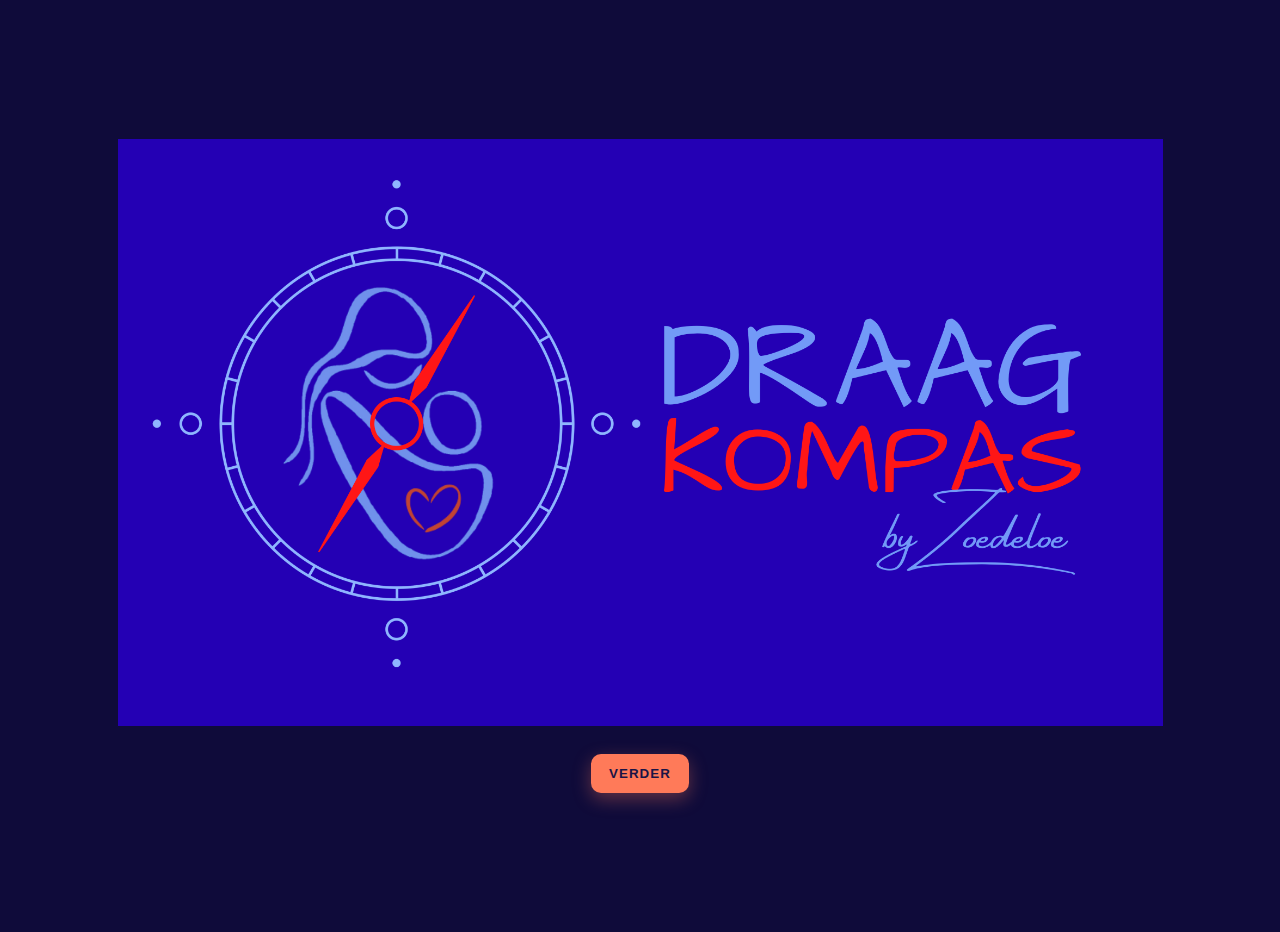
<file: index.html>
<!DOCTYPE html>
<html lang="nl">
<head>
  <meta charset="utf-8" />
  <meta name="viewport" content="width=device-width, initial-scale=1" />
  <title>Draagkompas</title>

  <!-- Ingebouwde CSS -->
  <style>
    /* ====== Basis ====== */
    * { box-sizing: border-box; }
    html, body { height: 100%; }
    body {
      margin: 0;
      font-family: system-ui, -apple-system, Segoe UI, Roboto, Ubuntu, Cantarell, Noto Sans, Arial, sans-serif;
      color: #ffffff;
      background: #0f0b3a; /* paarsblauwe achtergrond */
    }
    :root{
      --bg:#0f0b3a; --card:#15104a; --ink:#fff; --muted:#cfd3ff; --accent:#ff7a59; --accent-ink:#1a1446; --line:rgba(255,255,255,0.15); --panel:#1b165c;
    }

    /* Header (verborgen t/m scherm 2) */
    .app-header {
      position: sticky; top: 0; left: 0; right: 0; height: 56px;
      display: flex; align-items: center; padding: 0 16px;
      background: var(--panel); border-bottom: 1px solid var(--line); z-index: 10;
    }
    .brand{ display:flex; align-items:center; gap:8px; color:var(--ink); font-weight:700; letter-spacing:0.08em; }
    .logo-img{ height:28px; width:auto; display:block; object-fit:contain; }
    .hidden { display: none !important; }

    /* Screens */
    .app { min-height: 100svh; display: grid; place-items: stretch; }
    .screen { min-height: 100svh; padding: 16px; color: var(--ink); display: none; }
    .screen.active { display: block; }

    /* Scherm 1 */
    .screen1-wrapper { min-height:100svh; display:grid; place-items:center; padding:16px; }
    .intro-inner { display:grid; gap:20px; justify-items:center; max-width:min(100%, 1100px); }
    .intro-logo { width: min(95%, 1100px); height:auto; display:block; }
    .intro-nav { justify-content:flex-end; }
    #btn-back-1 { display:none !important; } /* TERUG onzichtbaar op scherm 1 */

    /* Scherm 2 */
    .screen2-wrapper { max-width:min(100%,1100px); margin:0 auto; display:grid; gap:16px; }
    .disclaimer-figure{ margin:0; }
    .screen2-image { width:100%; height:auto; border-radius:12px; box-shadow:0 8px 28px rgba(0,0,0,0.35); display:block; }

    /* Scherm 3: keuzetegels */
    .screen3-wrapper { max-width:960px; margin:0 auto; padding:16px; display:grid; gap:24px; }
    .choice-grid {
      display:grid; gap:16px;
      grid-template-columns: repeat(2, minmax(0,1fr));
    }
    .choice-card {
      background: var(--card); border:1px solid var(--line); border-radius:16px;
      padding:24px; color:var(--ink); cursor:pointer; display:grid; gap:10px;
      min-height: 220px; /* grotere tegels */
      transition: transform 120ms ease, box-shadow 120ms ease, border-color 120ms ease;
    }
    .choice-card:hover { transform: translateY(-2px); box-shadow:0 10px 24px rgba(0,0,0,0.35); border-color:rgba(255,255,255,0.3); }
    .choice-card:focus-visible { outline:3px solid var(--accent); outline-offset:2px; }
    .choice-icon{ font-size:28px; opacity:0.9; }
    .choice-title{ font-size:20px; font-weight:800; letter-spacing:0.08em; }
    .choice-sub{ color:var(--muted); font-size:14px; }

    /* Filters (scherm 4) */
    .filters-wrapper { max-width:1100px; margin:0 auto; display:grid; gap:16px; padding:16px; }
    .filters-head { display:flex; align-items:center; justify-content:space-between; gap:8px; }
    .layer-hint { color:var(--muted); font-size:14px; }
    .filters-section { display:grid; gap:16px; }
    .group {
      background:var(--card); border:1px solid var(--line); border-radius:14px; padding:14px;
    }
    .group-header { display:flex; align-items:center; justify-content:space-between; gap:8px; margin-bottom:10px; }
    .group-title { font-weight:800; letter-spacing:0.08em; }
    .badges { display:inline-flex; gap:6px; align-items:center; }
    .badge { font-size:11px; padding:2px 6px; border-radius:999px; border:1px solid var(--line); color:var(--muted); }

    .field { display:grid; gap:6px; margin:10px 0; }
    .field-label { font-size:13px; letter-spacing:0.06em; }
    .field-controls { display:flex; flex-wrap:wrap; gap:8px; }

    .chips { display:flex; flex-wrap:wrap; gap:8px; }
    .chip {
      padding:8px 12px; border-radius:999px; background:#201a6b; border:1px solid var(--line); color:var(--ink); cursor:pointer;
    }
    .chip[aria-pressed="true"] { background:var(--accent); color:var(--accent-ink); border-color:transparent; }

    .toggle { display:inline-flex; align-items:center; gap:8px; }
    .toggle input { accent-color: var(--accent); }
    select, input[type="number"], input[type="text"] {
      background:#201a6b; color:var(--ink); border:1px solid var(--line); border-radius:8px; padding:8px 10px; min-width:180px;
    }

    /* Disabled / lock */
    .is-disabled { opacity: 0.55; }
    .is-disabled .chip, .is-disabled select, .is-disabled input { pointer-events:none; cursor:not-allowed; }
    .lock { display:inline-flex; align-items:center; gap:4px; color:var(--muted); font-size:12px; }
    .lock .icon { font-size:14px; }

    /* Meer filters */
    .filters-more { display:grid; gap:8px; }
    .more-panel { background:var(--panel); border:1px dashed var(--line); border-radius:12px; padding:12px; }

    /* Resultaten placeholder */
    .results-wrapper { max-width:900px; margin:0 auto; padding:16px; display:grid; gap:16px; }
    .results-summary { background:#201a6b; border:1px solid var(--line); color:var(--ink); padding:12px; border-radius:10px; white-space:pre-wrap; }

    /* Knoppen & rijen */
    .nav-row { display:flex; align-items:center; justify-content:space-between; gap:12px; margin-top:8px; }
    .btn {
      appearance:none; border:none; border-radius:10px; padding:12px 18px; font-weight:700; letter-spacing:0.08em;
      cursor:pointer; transition:transform 120ms ease, box-shadow 120ms ease;
    }
    .btn:focus-visible { outline:3px solid var(--accent); outline-offset:2px; }
    .btn-primary { background:var(--accent); color:var(--accent-ink); box-shadow:0 6px 18px rgba(255,122,89,0.35); }
    .btn-primary:hover { transform: translateY(-1px); box-shadow:0 10px 24px rgba(255,122,89,0.45); }
    .btn-secondary { background:#2a246f; color:var(--ink); border:1px solid var(--line); }
    .btn-secondary:hover { transform: translateY(-1px); }
    .btn-tertiary { background:transparent; color:var(--ink); border:1px dashed var(--line); }
    .btn-tertiary:hover { transform: translateY(-1px); }
    .btn[disabled], .btn[aria-disabled="true"] { opacity:0.5; cursor:not-allowed; box-shadow:none; transform:none; }

    /* A11y */
    .sr-only { position:absolute !important; width:1px; height:1px; padding:0; margin:-1px; overflow:hidden; clip:rect(0,0,1px,1px); white-space:nowrap; border:0; }

    /* Responsief */
    @media (max-width: 820px) {
      .choice-card { min-height: 180px; }
    }
    @media (max-width: 720px) {
      .choice-grid { grid-template-columns: 1fr; }
      .choice-card { min-height: 160px; }
    }
  </style>
</head>
<body>

  <!-- Header (icoon pas vanaf scherm 3 zichtbaar) -->
  <header id="app-header" class="app-header hidden" aria-label="App header">
    <div class="brand">
      <img src="assets/img/header-icon.png" alt="Draagkompas" class="logo-img" />
    </div>
  </header>

  <main id="app" class="app">

    <!-- SCHERM 1 -->
    <section id="screen-1" class="screen active" aria-label="Intro">
      <div class="screen1-wrapper">
        <div class="intro-inner">
          <img src="assets/img/logo.png" alt="Draagkompas logo" class="intro-logo" />
          <div class="nav-row intro-nav">
            <button id="btn-back-1" class="btn btn-secondary" disabled aria-disabled="true">TERUG</button>
            <button id="btn-next-1" class="btn btn-primary">VERDER</button>
          </div>
        </div>
      </div>
    </section>

    <!-- SCHERM 2 -->
    <section id="screen-2" class="screen" aria-label="Disclaimer">
      <div class="screen2-wrapper">
        <figure class="disclaimer-figure">
          <img src="assets/img/draagkompas-disclaimer.png" alt="Belangrijke informatie en disclaimer voor Draagkompas" class="screen2-image" />
        </figure>
        <div class="nav-row">
          <button id="btn-back-2" class="btn btn-secondary">TERUG</button>
          <button id="btn-next-2" class="btn btn-primary">VERDER</button>
        </div>
      </div>
    </section>

    <!-- SCHERM 3 -->
    <section id="screen-3" class="screen" aria-label="Maak je keuze">
      <div class="screen3-wrapper">
        <div class="choice-grid" role="group" aria-label="Kies je pad">
          <button id="card-zoek" class="choice-card" aria-label="IK ZOEK – Vind een draagmiddel op maat van jouw baby.">
            <span class="choice-icon" aria-hidden="true">🔍</span>
            <span class="choice-title">IK ZOEK</span>
            <span class="choice-sub">Vind een draagmiddel op maat van jouw baby.</span>
          </button>
          <button id="card-vergelijk" class="choice-card" aria-label="IK VERGELIJK – Filter op kenmerken en vergelijk dragers.">
            <span class="choice-icon" aria-hidden="true">⚖️</span>
            <span class="choice-title">IK VERGELIJK</span>
            <span class="choice-sub">Filter op kenmerken en vergelijk dragers.</span>
          </button>
        </div>
        <div class="nav-row">
          <button id="btn-back-3" class="btn btn-secondary">TERUG</button>
          <button id="btn-next-3" class="btn btn-primary" disabled aria-disabled="true">VERDER</button>
        </div>
      </div>
    </section>

    <!-- SCHERM 4A -->
    <section id="screen-4-zoek" class="screen" aria-label="Filters – Ik zoek">
      <div class="filters-wrapper">
        <div class="filters-head">
          <h2 class="sr-only">Filters – IK ZOEK</h2>
          <div class="layer-hint">BASIS zichtbaar; geavanceerde filters zijn grijs (🔒) en niet aanklikbaar.</div>
        </div>
        <div id="filters-zoek-basic" class="filters-section"></div>
        <div class="filters-more">
          <button class="btn btn-tertiary" id="toggle-more-zoek" aria-expanded="false" aria-controls="filters-zoek-more">MEER FILTERS</button>
          <div id="filters-zoek-more" class="more-panel" hidden></div>
        </div>
        <div class="nav-row">
          <button id="btn-back-4-zoek" class="btn btn-secondary">TERUG</button>
          <button id="btn-next-4-zoek" class="btn btn-primary">VERDER</button>
        </div>
      </div>
    </section>

    <!-- SCHERM 4B -->
    <section id="screen-4-vergelijk" class="screen" aria-label="Filters – Ik vergelijk">
      <div class="filters-wrapper">
        <div class="filters-head">
          <h2 class="sr-only">Filters – IK VERGELIJK</h2>
          <div class="layer-hint">BASIS + UITGEBREID zichtbaar; EXPERT is grijs (🔒) en niet aanklikbaar.</div>
        </div>
        <div id="filters-vergelijk-basic" class="filters-section"></div>
        <div class="filters-more">
          <button class="btn btn-tertiary" id="toggle-more-vergelijk" aria-expanded="false" aria-controls="filters-vergelijk-more">MEER FILTERS</button>
          <div id="filters-vergelijk-more" class="more-panel" hidden></div>
        </div>
        <div class="nav-row">
          <button id="btn-back-4-vergelijk" class="btn btn-secondary">TERUG</button>
          <button id="btn-next-4-vergelijk" class="btn btn-primary">VERDER</button>
        </div>
      </div>
    </section>

    <!-- SCHERM 5 -->
    <section id="screen-5-results" class="screen" aria-label="Resultaten">
      <div class="results-wrapper">
        <h2>RESULTATEN</h2>
        <p>Placeholder: samenvatting van je keuzes.</p>
        <pre id="selected-filters" class="results-summary" aria-live="polite">Nog geen filters geselecteerd.</pre>
        <div class="nav-row">
          <button id="btn-back-5" class="btn btn-secondary">TERUG</button>
          <button id="btn-next-5" class="btn btn-primary" disabled aria-disabled="true">VERDER</button>
        </div>
      </div>
    </section>

  </main>

  <!-- Ingebouwde JS -->
  <script>
    // 1) State & util
    const SCREENS = ["screen-1","screen-2","screen-3","screen-4-zoek","screen-4-vergelijk","screen-5-results"];
    let currentScreen = "screen-1";
    let lastChoice = null; // 'zoek' | 'vergelijk'

    function goTo(id){
      SCREENS.forEach(s => {
        const el = document.getElementById(s);
        if (el) el.classList.toggle('active', s === id);
      });
      currentScreen = id;
      updateHeaderVisibility();
      updateNavStates();
    }

    function updateHeaderVisibility(){
      const header = document.getElementById('app-header');
      const index = SCREENS.indexOf(currentScreen);
      // Header (icoon) pas vanaf scherm 3
      if (index >= 2) header.classList.remove('hidden'); else header.classList.add('hidden');
    }

    function updateNavStates(){
      // Scherm 1: TERUG blijft disabled/verborgen
      const back1 = document.getElementById('btn-back-1');
      if (back1) { back1.disabled = true; back1.setAttribute('aria-disabled','true'); }

      // Scherm 3: VERDER pas actief na keuze
      const next3 = document.getElementById('btn-next-3');
      if (next3) {
        const enabled = !!lastChoice;
        next3.disabled = !enabled;
        next3.setAttribute('aria-disabled', String(!enabled));
      }

      // Scherm 5: VERDER blijft disabled
      const next5 = document.getElementById('btn-next-5');
      if (next5) { next5.disabled = true; next5.setAttribute('aria-disabled','true'); }
    }

    // 2) Filtersconfig (kleine, demonstratieve set – genoeg om gedrag te tonen)
    const FILTERS = {
      groups: [
        { id: "algemeen",       label: "ALGEMENE DRAGERINFORMATIE" },
        { id: "schouderbanden", label: "SCHOUDERBANDEN" },
        { id: "extras",         label: "EXTRA’S" }
      ],
      fields: [
        // ALGEMEEN
        { id:"maat_range", label:"DRAAGRANGE / MAAT", group:"algemeen", layer:"uitgebreid", type:"select", options:["50–56","56–62","62–68","68–74","74–80","80–86"] },
        { id:"type_drager", label:"TYPE DRAGER", group:"algemeen", layer:"basis", type:"chips", options:["FULL BUCKLE","MEH DAI / MEI TAI","RINGSLING","REKBARE DOEK","GEWEVEN DOEK","HALF BUCKLE / HYBRID"] },
        { id:"draagposities", label:"DRAAGPOSITIES", group:"algemeen", layer:"basis", type:"checkbox", options:["VOOR","RUG","HEUP"] },

        // SCHOUDERBANDEN
        { id:"schouder_kruisbaar", label:"SCHOUDERBAND KRUISBAAR", group:"schouderbanden", layer:"uitgebreid", type:"toggle" },
        { id:"pfa_aanwezig", label:"PFA’S AANWEZIG", group:"schouderbanden", layer:"uitgebreid", type:"toggle" },

        // EXTRA’S
        { id:"materiaalsamenstelling", label:"MATERIAALSAMENSTELLING", group:"extras", layer:"expert", type:"text", tooltip:"Samenstelling. Soms verschilt binnen- en buitenzijde. Beschikbaar in EXPERT." }
      ]
    };

    function layerActiveForPath(layer, path){
      if (layer === 'basis') return true;
      if (layer === 'uitgebreid') return path === 'vergelijk'; // alleen actief in IK VERGELIJK
      if (layer === 'expert') return false;
      return false;
    }

    function createFieldEl(field, path){
      const active = layerActiveForPath(field.layer, path) && !(field.forceDisabled);
      const group = document.createElement('div');
      group.className = 'field' + (active ? '' : ' is-disabled');

      // Label + badges/lock
      const head = document.createElement('div');
      head.style.display = 'flex'; head.style.alignItems = 'center'; head.style.justifyContent = 'space-between'; head.style.gap = '8px';

      const label = document.createElement('div');
      label.className = 'field-label';
      label.textContent = field.label;

      const badges = document.createElement('div');
      badges.className = 'badges';
      const layerBadge = document.createElement('span');
      layerBadge.className = 'badge';
      layerBadge.textContent = field.layer.toUpperCase();
      badges.appendChild(layerBadge);

      if (!active) {
        const lock = document.createElement('span'); lock.className = 'lock';
        const icon = document.createElement('span'); icon.className = 'icon'; icon.textContent = '🔒'; lock.appendChild(icon);
        const txt = document.createElement('span'); txt.textContent = field.tooltip || `Beschikbaar in ${field.layer.toUpperCase()}`; lock.appendChild(txt);
        badges.appendChild(lock);
      }

      head.appendChild(label); head.appendChild(badges);
      group.appendChild(head);

      // Controls
      const controls = document.createElement('div');
      controls.className = 'field-controls';

      function disable(el){ if(!active){ el.setAttribute('disabled',''); el.setAttribute('aria-disabled','true'); } }

      switch(field.type){
        case 'chips': {
          const wrap = document.createElement('div'); wrap.className = 'chips';
          (field.options||[]).forEach(opt=>{
            const chip = document.createElement('button');
            chip.type = 'button'; chip.className = 'chip'; chip.setAttribute('aria-pressed','false'); chip.textContent = opt;
            if (active) {
              chip.addEventListener('click', ()=>{
                const p = chip.getAttribute('aria-pressed') === 'true';
                chip.setAttribute('aria-pressed', String(!p));
              });
            } else {
              chip.style.pointerEvents = 'none'; chip.style.cursor = 'not-allowed';
            }
            wrap.appendChild(chip);
          });
          controls.appendChild(wrap);
          break;
        }
        case 'checkbox': {
          (field.options||[]).forEach(opt=>{
            const lab = document.createElement('label'); lab.className = 'toggle';
            const input = document.createElement('input'); input.type = 'checkbox'; disable(input);
            const span = document.createElement('span'); span.textContent = opt;
            lab.appendChild(input); lab.appendChild(span); controls.appendChild(lab);
          });
          break;
        }
        case 'toggle': {
          const lab = document.createElement('label'); lab.className = 'toggle';
          const input = document.createElement('input'); input.type = 'checkbox'; disable(input);
          const span = document.createElement('span'); span.textContent = 'JA/NEE';
          lab.appendChild(input); lab.appendChild(span); controls.appendChild(lab);
          break;
        }
        case 'select': {
          const sel = document.createElement('select');
          (field.options||[]).forEach(opt=>{
            const o = document.createElement('option'); o.value = String(opt); o.textContent = String(opt); sel.appendChild(o);
          });
          disable(sel); controls.appendChild(sel);
          break;
        }
        case 'text': {
          const input = document.createElement('input'); input.type = 'text'; input.placeholder = '—'; disable(input); controls.appendChild(input);
          break;
        }
        default: {
          const input = document.createElement('input'); input.type = 'text'; disable(input); controls.appendChild(input);
          break;
        }
      }

      group.appendChild(controls);
      return group;
    }

    function renderFiltersForPath(path){
      const rootBasic = document.getElementById(`filters-${path}-basic`);
      const rootMore  = document.getElementById(`filters-${path}-more`);
      if(!rootBasic || !rootMore) return;
      rootBasic.innerHTML = '';
      rootMore.innerHTML  = '';

      // Bouw per groep: BASIS velden naar boven, de rest in "Meer filters"
      FILTERS.groups.forEach(g=>{
        const basicFields = FILTERS.fields.filter(f => f.group===g.id && f.layer==='basis');
        const moreFields  = FILTERS.fields.filter(f => f.group===g.id && f.layer!=='basis');

        if (basicFields.length){
          const sec = document.createElement('section'); sec.className = 'group';
          const head = document.createElement('div'); head.className='group-header';
          const title= document.createElement('div'); title.className='group-title'; title.textContent = g.label;
          const badges=document.createElement('div'); badges.className='badges';
          const b=document.createElement('span'); b.className='badge'; b.textContent='BASIS'; badges.appendChild(b);
          head.appendChild(title); head.appendChild(badges); sec.appendChild(head);
          basicFields.forEach(f => sec.appendChild(createFieldEl(f, path)));
          rootBasic.appendChild(sec);
        }

        if (moreFields.length){
          const sec = document.createElement('section'); sec.className = 'group';
          const head = document.createElement('div'); head.className='group-header';
          const title= document.createElement('div'); title.className='group-title'; title.textContent = g.label;
          const badges=document.createElement('div'); badges.className='badges';
          const hasU = moreFields.some(f=>f.layer==='uitgebreid');
          const hasE = moreFields.some(f=>f.layer==='expert');
          if (hasU){ const b=document.createElement('span'); b.className='badge'; b.textContent='UITGEBREID'; badges.appendChild(b); }
          if (hasE){ const b=document.createElement('span'); b.className='badge'; b.textContent='EXPERT'; badges.appendChild(b); }
          head.appendChild(title); head.appendChild(badges); sec.appendChild(head);
          moreFields.forEach(f => sec.appendChild(createFieldEl(f, path)));
          rootMore.appendChild(sec);
        }
      });
    }

    function summarizeSelections(){
      const out = document.getElementById('selected-filters');
      if (!out) return;
      out.textContent = lastChoice
        ? `• Pad: ${lastChoice === 'zoek' ? 'IK ZOEK' : 'IK VERGELIJK'}`
        : 'Nog geen filters geselecteerd.';
    }

    // 3) Events & bootstrap
    function setupEvents(){
      // Scherm 1
      document.getElementById('btn-next-1')?.addEventListener('click', () => goTo('screen-2'));

      // Scherm 2
      document.getElementById('btn-back-2')?.addEventListener('click', () => goTo('screen-1'));
      document.getElementById('btn-next-2')?.addEventListener('click', () => goTo('screen-3'));

      // Scherm 3
      document.getElementById('btn-back-3')?.addEventListener('click', () => goTo('screen-2'));
      document.getElementById('btn-next-3')?.addEventListener('click', () => {
        if (lastChoice === 'zoek') goTo('screen-4-zoek');
        else if (lastChoice === 'vergelijk') goTo('screen-4-vergelijk');
      });
      document.getElementById('card-zoek')?.addEventListener('click', () => {
        lastChoice = 'zoek'; updateNavStates(); renderFiltersForPath('zoek'); goTo('screen-4-zoek');
      });
      document.getElementById('card-vergelijk')?.addEventListener('click', () => {
        lastChoice = 'vergelijk'; updateNavStates(); renderFiltersForPath('vergelijk'); goTo('screen-4-vergelijk');
      });

      // Meer filters toggles
      document.getElementById('toggle-more-zoek')?.addEventListener('click', (e)=>{
        const panel = document.getElementById('filters-zoek-more');
        const expanded = e.currentTarget.getAttribute('aria-expanded') === 'true';
        e.currentTarget.setAttribute('aria-expanded', String(!expanded));
        panel.hidden = expanded;
      });
      document.getElementById('toggle-more-vergelijk')?.addEventListener('click', (e)=>{
        const panel = document.getElementById('filters-vergelijk-more');
        const expanded = e.currentTarget.getAttribute('aria-expanded') === 'true';
        e.currentTarget.setAttribute('aria-expanded', String(!expanded));
        panel.hidden = expanded;
      });

      // Scherm 4 → 5
      document.getElementById('btn-back-4-zoek')?.addEventListener('click', () => goTo('screen-3'));
      document.getElementById('btn-next-4-zoek')?.addEventListener('click', () => { summarizeSelections(); goTo('screen-5-results'); });
      document.getElementById('btn-back-4-vergelijk')?.addEventListener('click', () => goTo('screen-3'));
      document.getElementById('btn-next-4-vergelijk')?.addEventListener('click', () => { summarizeSelections(); goTo('screen-5-results'); });

      // Scherm 5 terug
      document.getElementById('btn-back-5')?.addEventListener('click', () => {
        if (lastChoice === 'zoek') goTo('screen-4-zoek');
        else if (lastChoice === 'vergelijk') goTo('screen-4-vergelijk');
      });
    }

    document.addEventListener('DOMContentLoaded', () => {
      setupEvents();
      updateHeaderVisibility();
      updateNavStates();
    });
  </script>
</body>
</html>
</file>
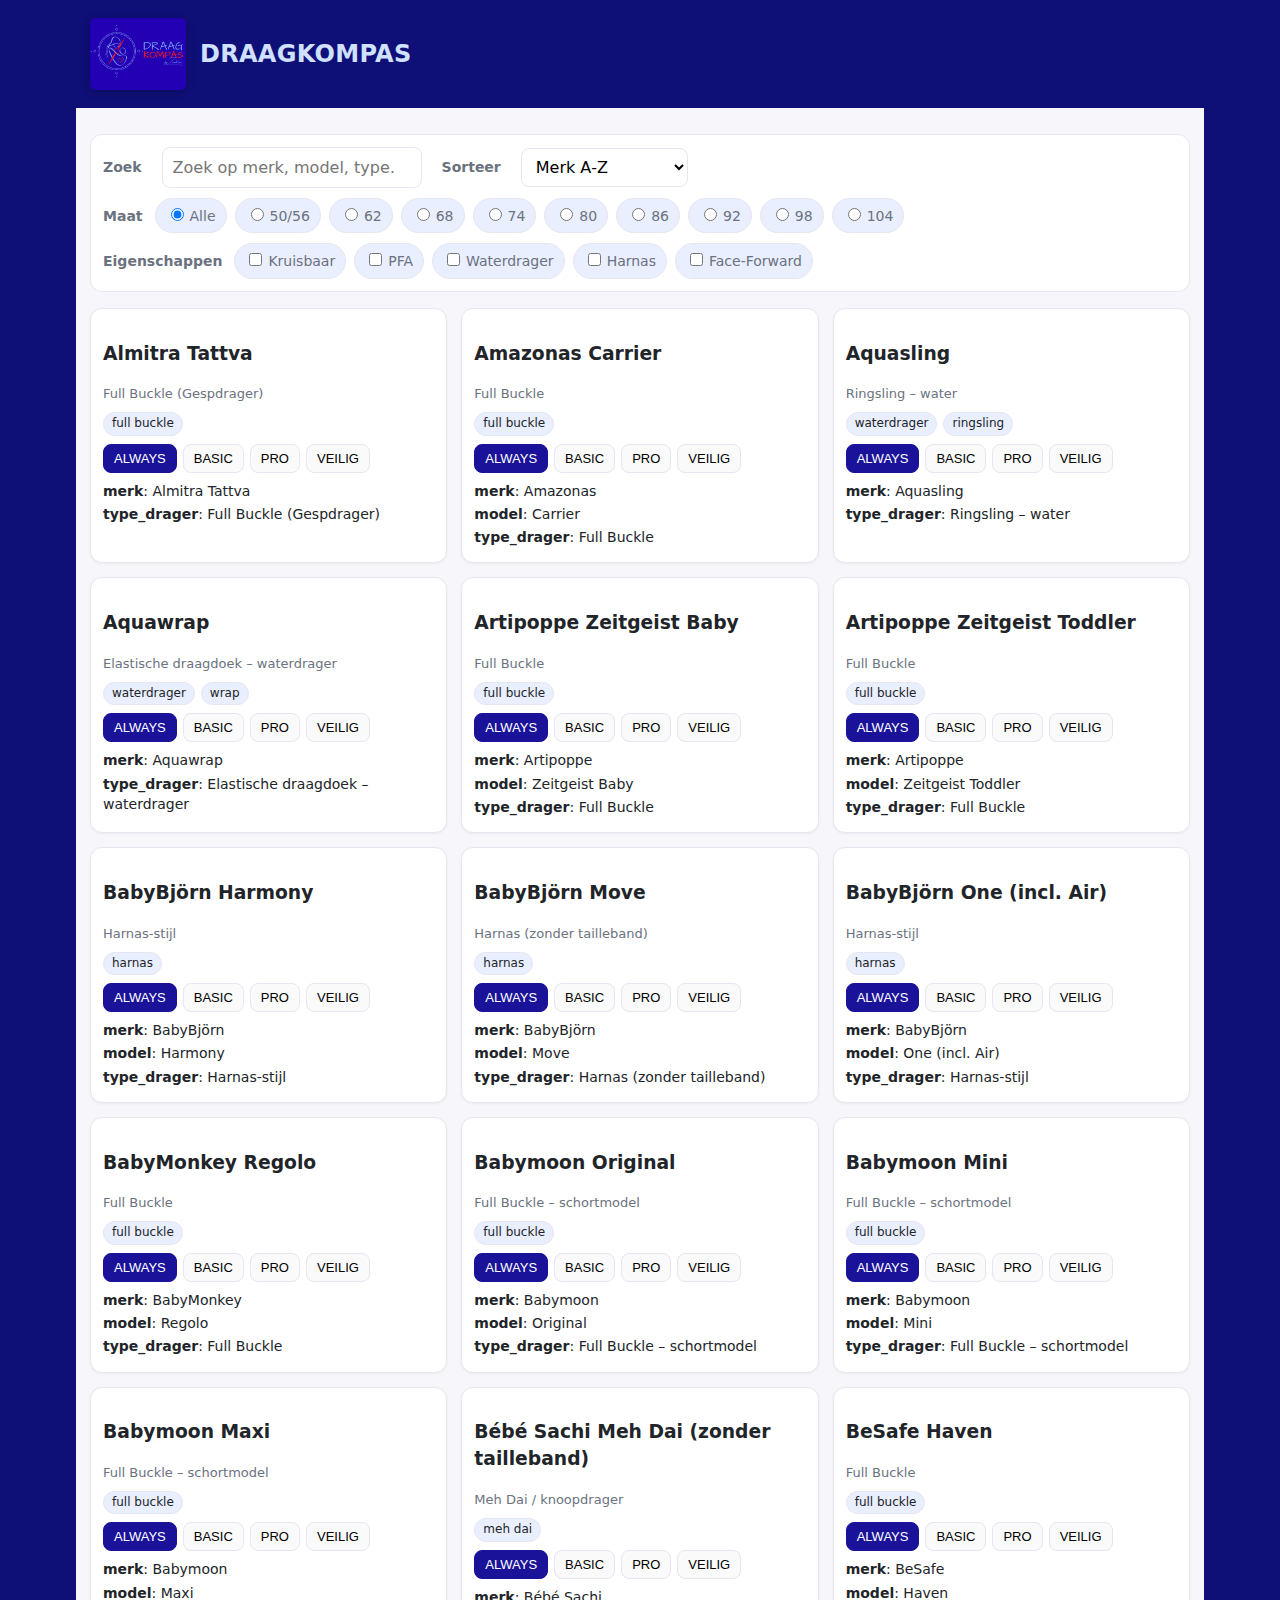
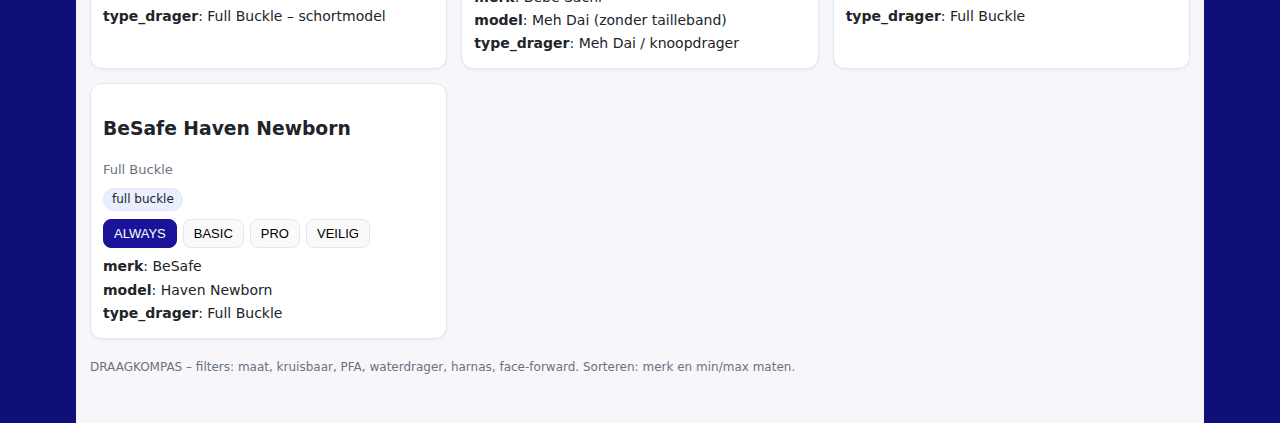
<file: index_inline.html>
<!DOCTYPE html>
<html lang="nl">
<head>
<meta charset="utf-8" />
<meta name="viewport" content="width=device-width, initial-scale=1" />
<title>DRAAGKOMPAS – app met filters</title>
<style>
  :root{
    --brand-bg:#1a1399;   /* paarsblauw */
    --brand-txt:#cfe1ff;  /* lichtlavendel */
    --accent:#e63a2e;     /* rood/oranje */
    --chip:#e9efff;
    --ink:#212428;
    --muted:#6b7280;
    --card:#ffffff;
    --line:#e6e6f0;
    --wrap-w:1100px;
  }
  html,body{margin:0;padding:0;background:#0f0f78;color:var(--brand-txt);font:16px/1.45 system-ui,-apple-system,Segoe UI,Roboto,Arial,sans-serif}
  .hero{background:#0f0f78;color:var(--brand-txt);padding:18px 14px}
  .hero .row{max-width:var(--wrap-w);margin:0 auto;display:flex;gap:16px;align-items:center;flex-wrap:wrap}
  .hero .logo{display:flex;align-items:center;gap:14px}
  .hero h1{margin:0;font-size:24px;letter-spacing:.3px;color:#cfe1ff}
  .brand-img{height:72px;display:block;border-radius:6px;box-shadow:0 2px 8px rgba(0,0,0,.25)}
  @media (max-width:480px){ .brand-img{height:56px} }
  .wrap{max-width:var(--wrap-w);margin:0 auto;padding:14px;color:#212428;background:#f7f7fb}
  .filters{background:#fff;border:1px solid var(--line);border-radius:12px;padding:12px;margin:12px 0;display:grid;gap:10px}
  .filters .row{display:flex;gap:12px;flex-wrap:wrap;align-items:center}
  .filters label{font-size:14px;color:var(--muted)}
  .chips{display:flex;gap:8px;flex-wrap:wrap}
  .chip{background:var(--chip);border:1px solid var(--line);padding:6px 10px;border-radius:999px;font-size:13px;cursor:pointer}
  .chip input{margin-right:6px}
  select,input[type="search"]{border:1px solid var(--line);border-radius:8px;padding:8px 10px;font:inherit;background:#fff}
  .grid{display:grid;grid-template-columns:repeat(auto-fill,minmax(280px,1fr));gap:14px;margin:16px 0}
  .card{background:var(--card);border:1px solid var(--line);border-radius:12px;padding:12px;box-shadow:0 1px 3px rgba(0,0,0,.05)}
  .meta{color:var(--muted);font-size:13px;margin:4px 0 8px}
  .pills{display:flex;gap:6px;flex-wrap:wrap;margin:6px 0}
  .pill{background:var(--chip);border:1px solid var(--line);padding:2px 8px;border-radius:999px;font-size:12px}
  .tabs{display:flex;gap:6px;margin-top:8px}
  .tabs button{padding:6px 10px;border-radius:8px;border:1px solid var(--line);background:#fafafa;cursor:pointer;font-size:13px}
  .tabs button.active{background:var(--brand-bg);color:#fff;border-color:var(--brand-bg)}
  .section{display:none;margin-top:8px;font-size:14px}
  .section.active{display:block}
  .kv{margin:3px 0}
  .kv b{color:#212428}
  .footer{color:var(--muted);font-size:12px;margin:20px 0 32px}
</style>
</head>
<body>

<div class="hero">
  <div class="row">
    <div class="logo" aria-label="DRAAGKOMPAS logo">      
      <img id="brandImg" class="brand-img" alt="DRAAGKOMPAS logo" src="[data-uri]">
      <h1>DRAAGKOMPAS</h1>
    </div>
  </div>
</div>

<div class="wrap">
  <div class="filters" id="filters">    
    <div class="row" style="gap:10px 20px;">
      <label for="q"><b>Zoek</b></label>
      <input id="q" type="search" placeholder="Zoek op merk, model, type…" style="min-width:260px" />
      <label for="sort"><b>Sorteer</b></label>
      <select id="sort">
        <option value="merk_az">Merk A‑Z</option>
        <option value="maat_min">Maat (start) ↑</option>
        <option value="breedte_min">Min. breedte ↑</option>
        <option value="breedte_max">Max. breedte ↑</option>
        <option value="hoogte_min">Min. hoogte ↑</option>
        <option value="hoogte_max">Max. hoogte ↑</option>
      </select>
    </div>

    <div class="row">
      <label><b>Maat</b></label>
      <div class="chips" id="maatChips">
        <label class="chip"><input type="radio" name="maat" value="" checked>Alle</label>
        <label class="chip"><input type="radio" name="maat" value="50">50/56</label>
        <label class="chip"><input type="radio" name="maat" value="62">62</label>
        <label class="chip"><input type="radio" name="maat" value="68">68</label>
        <label class="chip"><input type="radio" name="maat" value="74">74</label>
        <label class="chip"><input type="radio" name="maat" value="80">80</label>
        <label class="chip"><input type="radio" name="maat" value="86">86</label>
        <label class="chip"><input type="radio" name="maat" value="92">92</label>
        <label class="chip"><input type="radio" name="maat" value="98">98</label>
        <label class="chip"><input type="radio" name="maat" value="104">104</label>
      </div>
    </div>

    <div class="row">
      <label><b>Eigenschappen</b></label>
      <div class="chips">        
        <label class="chip"><input type="checkbox" id="f_kruisbaar">Kruisbaar</label>
        <label class="chip"><input type="checkbox" id="f_pfa">PFA</label>
        <label class="chip"><input type="checkbox" id="f_water">Waterdrager</label>
        <label class="chip"><input type="checkbox" id="f_harnas">Harnas</label>
        <label class="chip"><input type="checkbox" id="f_ff">Face‑Forward</label>
      </div>
    </div>
  </div>

  <div id="list" class="grid"></div>

  <div class="footer">DRAAGKOMPAS – filters: maat, kruisbaar, PFA, waterdrager, harnas, face‑forward. Sorteren: merk en min/max maten.</div>
</div>

<script>
const DB = {"records": [
  {"id":"almitra_tattva","always":{"merk":"Almitra Tattva","model":"","type_drager":"Full Buckle (Gespdrager)"},"basic":{"speciale_categorie":null,"systeemtype":"full buckle","schouderband_kruisbaar":true,"pfa_aanwezig":true},"pro":{"rugpand_breedte_min_cm":18,"rugpand_breedte_max_cm":36,"rugpand_hoogte_min_cm":26,"rugpand_hoogte_max_cm":35},"veilig":{"expert_maatadvies":"56-80","face_forward_mogelijk":false}},
  {"id":"amazonas_carrier","always":{"merk":"Amazonas","model":"Carrier","type_drager":"Full Buckle"},"basic":{"speciale_categorie":null,"systeemtype":"full buckle","schouderband_kruisbaar":true,"pfa_aanwezig":false},"pro":{"rugpand_breedte_min_cm":29,"rugpand_breedte_max_cm":33,"rugpand_hoogte_min_cm":33,"rugpand_hoogte_max_cm":36},"veilig":{"expert_maatadvies":"ruime 56","face_forward_mogelijk":false}},
  {"id":"aquasling","always":{"merk":"Aquasling","model":"","type_drager":"Ringsling – water"},"basic":{"speciale_categorie":"waterdrager","systeemtype":"ringsling","schouderband_kruisbaar":false,"pfa_aanwezig":false},"pro":{"rugpand_breedte_min_cm":null,"rugpand_breedte_max_cm":null,"rugpand_hoogte_min_cm":null,"rugpand_hoogte_max_cm":null},"veilig":{"expert_maatadvies":"One size","face_forward_mogelijk":false}},
  {"id":"aquawrap","always":{"merk":"Aquawrap","model":"","type_drager":"Elastische draagdoek – waterdrager"},"basic":{"speciale_categorie":"waterdrager","systeemtype":"wrap","schouderband_kruisbaar":false,"pfa_aanwezig":false},"pro":{"rugpand_breedte_min_cm":null,"rugpand_breedte_max_cm":null,"rugpand_hoogte_min_cm":null,"rugpand_hoogte_max_cm":null},"veilig":{"expert_maatadvies":"one size","face_forward_mogelijk":false,"veiligheidslimiet":"Beperkte maatvoering/gewicht i.v.m. rek"}},
  {"id":"artipoppe_baby","always":{"merk":"Artipoppe","model":"Zeitgeist Baby","type_drager":"Full Buckle"},"basic":{"speciale_categorie":null,"systeemtype":"full buckle","schouderband_kruisbaar":true,"pfa_aanwezig":false},"pro":{"rugpand_breedte_min_cm":20,"rugpand_breedte_max_cm":28,"rugpand_hoogte_min_cm":33,"rugpand_hoogte_max_cm":40.5},"veilig":{"expert_maatadvies":"62/68 - 86","face_forward_mogelijk":false}},
  {"id":"artipoppe_toddler","always":{"merk":"Artipoppe","model":"Zeitgeist Toddler","type_drager":"Full Buckle"},"basic":{"speciale_categorie":null,"systeemtype":"full buckle","schouderband_kruisbaar":true,"pfa_aanwezig":false},"pro":{"rugpand_breedte_min_cm":40,"rugpand_breedte_max_cm":40,"rugpand_hoogte_min_cm":45,"rugpand_hoogte_max_cm":45},"veilig":{"expert_maatadvies":"86-104","face_forward_mogelijk":false}},
  {"id":"babymonkey_regolo","always":{"merk":"BabyMonkey","model":"Regolo","type_drager":"Full Buckle"},"basic":{"speciale_categorie":null,"systeemtype":"full buckle","schouderband_kruisbaar":true,"pfa_aanwezig":true},"pro":{"rugpand_breedte_min_cm":18,"rugpand_breedte_max_cm":43,"rugpand_hoogte_min_cm":34,"rugpand_hoogte_max_cm":45},"veilig":{"expert_maatadvies":"62-92 (mogelijk tot kleine 98)","face_forward_mogelijk":false}},
  {"id":"babymoon_original","always":{"merk":"Babymoon","model":"Original","type_drager":"Full Buckle – schortmodel"},"basic":{"speciale_categorie":null,"systeemtype":"full buckle","schouderband_kruisbaar":true,"pfa_aanwezig":false},"pro":{"rugpand_breedte_min_cm":37,"rugpand_breedte_max_cm":37,"rugpand_hoogte_min_cm":39,"rugpand_hoogte_max_cm":39},"veilig":{"expert_maatadvies":"62/68 - 80","face_forward_mogelijk":false,"expert_waarschuwing":"Verkleinbandje afgeraden (niet getest; risico op schade)"}},
  {"id":"babymoon_mini","always":{"merk":"Babymoon","model":"Mini","type_drager":"Full Buckle – schortmodel"},"basic":{"speciale_categorie":null,"systeemtype":"full buckle","schouderband_kruisbaar":true,"pfa_aanwezig":false},"pro":{"rugpand_breedte_min_cm":37,"rugpand_breedte_max_cm":37,"rugpand_hoogte_min_cm":30.5,"rugpand_hoogte_max_cm":30.5},"veilig":{"expert_maatadvies":"Start als Original (62/68); eindmaat kleiner door kort rugpand","face_forward_mogelijk":false,"expert_waarschuwing":"Verkleinbandje afgeraden (niet getest; risico op schade)"}},
  {"id":"babymoon_maxi","always":{"merk":"Babymoon","model":"Maxi","type_drager":"Full Buckle – schortmodel"},"basic":{"speciale_categorie":null,"systeemtype":"full buckle","schouderband_kruisbaar":true,"pfa_aanwezig":false},"pro":{"rugpand_breedte_min_cm":38.5,"rugpand_breedte_max_cm":38.5,"rugpand_hoogte_min_cm":38,"rugpand_hoogte_max_cm":38},"veilig":{"expert_maatadvies":"","face_forward_mogelijk":false,"expert_waarschuwing":"Verkleinbandje afgeraden (niet getest; risico op schade)"}},
  {"id":"bebe_sachi_meh_dai","always":{"merk":"Bébé Sachi","model":"Meh Dai (zonder tailleband)","type_drager":"Meh Dai / knoopdrager"},"basic":{"speciale_categorie":null,"systeemtype":"meh dai","schouderband_kruisbaar":true,"pfa_aanwezig":false},"pro":{"rugpand_breedte_min_cm":20,"rugpand_breedte_max_cm":34,"rugpand_hoogte_min_cm":45,"rugpand_hoogte_max_cm":45},"veilig":{"expert_maatadvies":"62-86","face_forward_mogelijk":false,"expert_waarschuwing":"Hoge flap; kindje kan ‘verdwijnen’ in de drager"}},
  {"id":"besafe_haven","always":{"merk":"BeSafe","model":"Haven","type_drager":"Full Buckle"},"basic":{"speciale_categorie":null,"systeemtype":"full buckle","schouderband_kruisbaar":true,"pfa_aanwezig":false},"pro":{"rugpand_breedte_min_cm":18,"rugpand_breedte_max_cm":30,"rugpand_hoogte_min_cm":35,"rugpand_hoogte_max_cm":44},"veilig":{"expert_maatadvies":"62-80","face_forward_mogelijk":true,"expert_waarschuwing":"Zware metalen buckles; ritsjes stug; FF niet aanbevolen"}},
  {"id":"besafe_haven_newborn","always":{"merk":"BeSafe","model":"Haven Newborn","type_drager":"Full Buckle"},"basic":{"speciale_categorie":null,"systeemtype":"full buckle","schouderband_kruisbaar":true,"pfa_aanwezig":false},"pro":{"rugpand_breedte_min_cm":25,"rugpand_breedte_max_cm":31,"rugpand_hoogte_min_cm":34,"rugpand_hoogte_max_cm":38},"veilig":{"expert_maatadvies":"ruime 50/56 - 74/80","face_forward_mogelijk":false,"expert_waarschuwing":""}},
  {"id":"babybjorn_harmony","always":{"merk":"BabyBjörn","model":"Harmony","type_drager":"Harnas-stijl"},"basic":{"speciale_categorie":null,"systeemtype":"harnas","schouderband_kruisbaar":false,"pfa_aanwezig":false},"pro":{"rugpand_breedte_min_cm":18,"rugpand_breedte_max_cm":35,"rugpand_hoogte_min_cm":31,"rugpand_hoogte_max_cm":48},"veilig":{"expert_maatadvies":"ruime 56 - 80","face_forward_mogelijk":null,"expert_waarschuwing":"Diepe zit moeilijk; geen huid-op-huid"}},
  {"id":"babybjorn_move","always":{"merk":"BabyBjörn","model":"Move","type_drager":"Harnas (zonder tailleband)"},"basic":{"speciale_categorie":null,"systeemtype":"harnas","schouderband_kruisbaar":false,"pfa_aanwezig":false},"pro":{"rugpand_breedte_min_cm":19,"rugpand_breedte_max_cm":26,"rugpand_hoogte_min_cm":41,"rugpand_hoogte_max_cm":56},"veilig":{"expert_maatadvies":"56 - 74","face_forward_mogelijk":null,"expert_waarschuwing":"Kindje hangt eerder dan zit; flap stug"}},
  {"id":"babybjorn_one","always":{"merk":"BabyBjörn","model":"One (incl. Air)","type_drager":"Harnas-stijl"},"basic":{"speciale_categorie":null,"systeemtype":"harnas","schouderband_kruisbaar":false,"pfa_aanwezig":false},"pro":{"rugpand_breedte_min_cm":19,"rugpand_breedte_max_cm":36,"rugpand_hoogte_min_cm":28,"rugpand_hoogte_max_cm":48},"veilig":{"expert_maatadvies":"56 - 80","face_forward_mogelijk":null,"expert_waarschuwing":"Effectieve ruimte kleiner door harnas; kindje hangt"}}
]};

function parseMaatRange(txt){ if(!txt) return null; txt=String(txt).toLowerCase(); if(txt.includes('one size')) return {min:null,max:null,note:'one'}; const nums=(txt.match(/\d{2,3}/g)||[]).map(n=>parseInt(n,10)); if(nums.length===0) return null; if(nums.length===1) return {min:nums[0],max:null}; return {min:nums[0],max:nums[nums.length-1]}; }
function maatMatch(selected, advies){ if(!selected) return true; const want=parseInt(selected,10); const r=parseMaatRange(advies); if(!r) return false; if(r.note==='one') return true; if(r.min!=null && r.max!=null) return (want>=r.min && want<=r.max); if(r.min!=null && r.max==null) return (want>=r.min); return true; }
function el(tag, html, attrs={}){ const e=document.createElement(tag); if(html!==undefined) e.innerHTML=html; Object.entries(attrs).forEach(([k,v])=>e.setAttribute(k,v)); return e; }
function renderKV(obj){ if(!obj) return ''; return Object.entries(obj).filter(([_,v])=>v!==null && v!==undefined && v!=='').map(([k,v])=>`<div class="kv"><b>${k}</b>: ${typeof v==='object'?JSON.stringify(v):v}</div>`).join(''); }
function card(rec){ const t=(rec.always?.merk||'')+' '+(rec.always?.model||''); const type=rec.always?.type_drager||''; const pills=[]; if(rec.basic?.speciale_categorie) pills.push(`<span class="pill">${rec.basic.speciale_categorie}</span>`); if(rec.basic?.systeemtype) pills.push(`<span class="pill">${rec.basic.systeemtype}</span>`); const id=rec.id; const c=el('div','',{'class':'card',id}); c.appendChild(el('h3', t||id)); c.appendChild(el('div', type, {'class':'meta'})); c.appendChild(el('div', pills.join(' '), {'class':'pills'})); const tabs=el('div','',{'class':'tabs'}); ['always','basic','pro','veilig'].forEach((w,i)=>{ const b=el('button', w.toUpperCase()); b.addEventListener('click', ()=>showTab(id,w)); if(i===0) b.classList.add('active'); b.classList.add(`tab-${id}-${w}`); tabs.appendChild(b); }); c.appendChild(tabs); const sA=el('div', renderKV(rec.always), {'class':`section sec-${id}-always active`}); const sB=el('div', renderKV(rec.basic), {'class':`section sec-${id}-basic`}); const sP=el('div', renderKV(rec.pro), {'class':`section sec-${id}-pro`}); const sV=el('div', renderKV(rec.veilig), {'class':`section sec-${id}-veilig`}); c.append(sA,sB,sP,sV); return c; }
function showTab(id, which){ ['always','basic','pro','veilig'].forEach(w=>{ const sec=document.querySelector(`.sec-${id}-${w}`); const tab=document.querySelector(`.tab-${id}-${w}`); if(!sec||!tab) return; const on=(w===which); sec.classList.toggle('active', on); tab.classList.toggle('active', on); }); }
function comparator(kind){ switch(kind){ case 'merk_az': return (a,b)=>String(a.always?.merk||'').localeCompare(String(b.always?.merk||'')); case 'breedte_min': return (a,b)=>(a.pro?.rugpand_breedte_min_cm??999)-(b.pro?.rugpand_breedte_min_cm??999); case 'breedte_max': return (a,b)=>(a.pro?.rugpand_breedte_max_cm??999)-(b.pro?.rugpand_breedte_max_cm??999); case 'hoogte_min': return (a,b)=>(a.pro?.rugpand_hoogte_min_cm??999)-(b.pro?.rugpand_hoogte_min_cm??999); case 'hoogte_max': return (a,b)=>(a.pro?.rugpand_hoogte_max_cm??999)-(b.pro?.rugpand_hoogte_max_cm??999); case 'maat_min': return (a,b)=>{ const pa=parseMaatRange(a.veilig?.expert_maatadvies), pb=parseMaatRange(b.veilig?.expert_maatadvies); const va=pa?.min??999, vb=pb?.min??999; return va-vb; }; default: return ()=>0; } }
function passesToggles(rec,tgl){ if(tgl.kruisbaar && !rec.basic?.schouderband_kruisbaar) return false; if(tgl.pfa && !rec.basic?.pfa_aanwezig) return false; if(tgl.water && (rec.basic?.speciale_categorie!=='waterdrager')) return false; if(tgl.harnas && (rec.basic?.systeemtype!=='harnas')) return false; if(tgl.ff){ const ff=rec.veilig?.face_forward_mogelijk; if(ff!==true) return false; } return true; }
function renderList(){ const q=document.getElementById('q').value.trim().toLowerCase(); const sort=document.getElementById('sort').value; const maatSel=(document.querySelector('input[name="maat"]:checked')||{}).value||''; const tgl={ kruisbaar:document.getElementById('f_kruisbaar').checked, pfa:document.getElementById('f_pfa').checked, water:document.getElementById('f_water').checked, harnas:document.getElementById('f_harnas').checked, ff:document.getElementById('f_ff').checked }; let items=DB.records.slice(); if(q){ items=items.filter(r=>(JSON.stringify(r)||'').toLowerCase().includes(q)); } items=items.filter(r=>maatMatch(maatSel, r.veilig?.expert_maatadvies)); items=items.filter(r=>passesToggles(r,tgl)); items.sort(comparator(sort)); const list=document.getElementById('list'); list.innerHTML=''; if(items.length===0){ list.innerHTML=`<div style="grid-column:1/-1;color:#8c8fa1">Geen resultaten voor je combinatie. Pas je filters aan.</div>`; return; } items.forEach(r=>list.appendChild(card(r))); }

document.addEventListener('DOMContentLoaded',()=>{ ['q','sort','f_kruisbaar','f_pfa','f_water','f_harnas','f_ff'].forEach(id=>{ const el=document.getElementById(id); if(el) el.addEventListener('input',renderList); }); document.querySelectorAll('input[name="maat"]').forEach(r=>r.addEventListener('change',renderList)); renderList(); });
</script>
</body>
</html>
</file>
